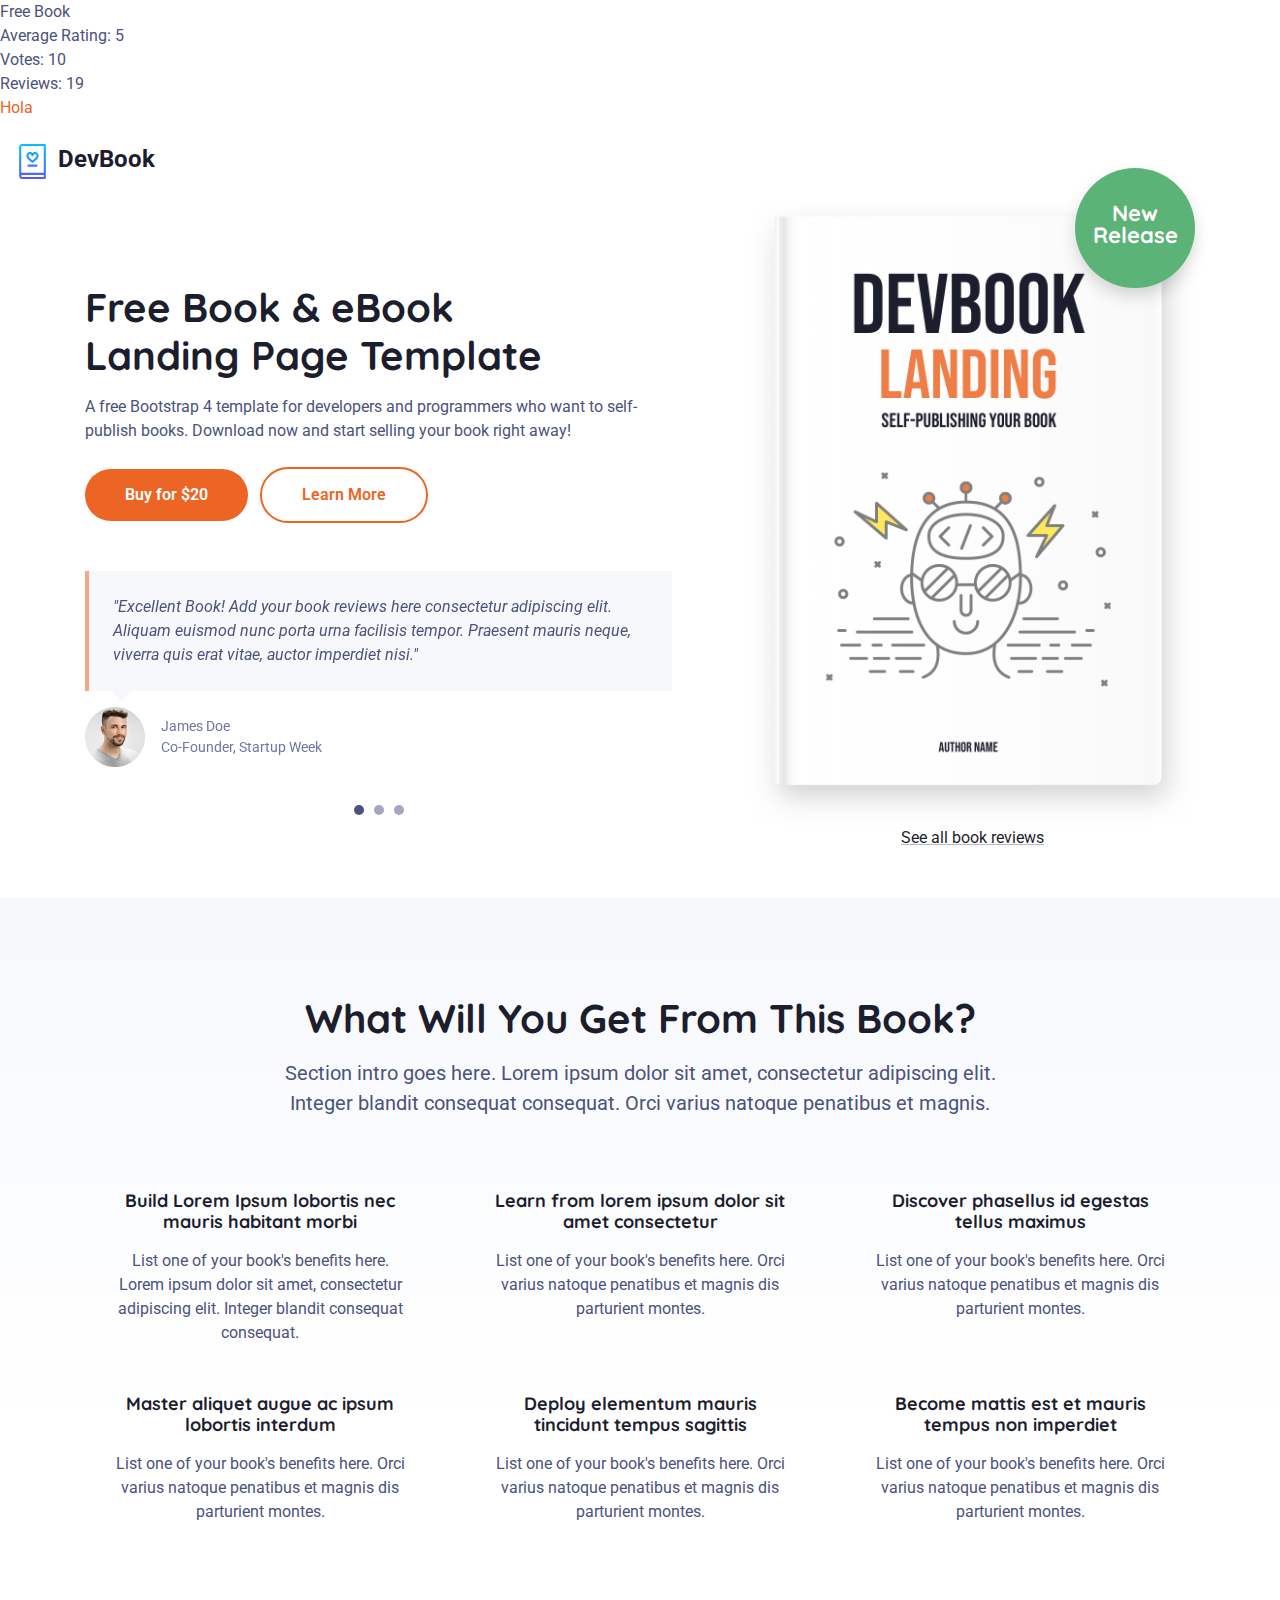
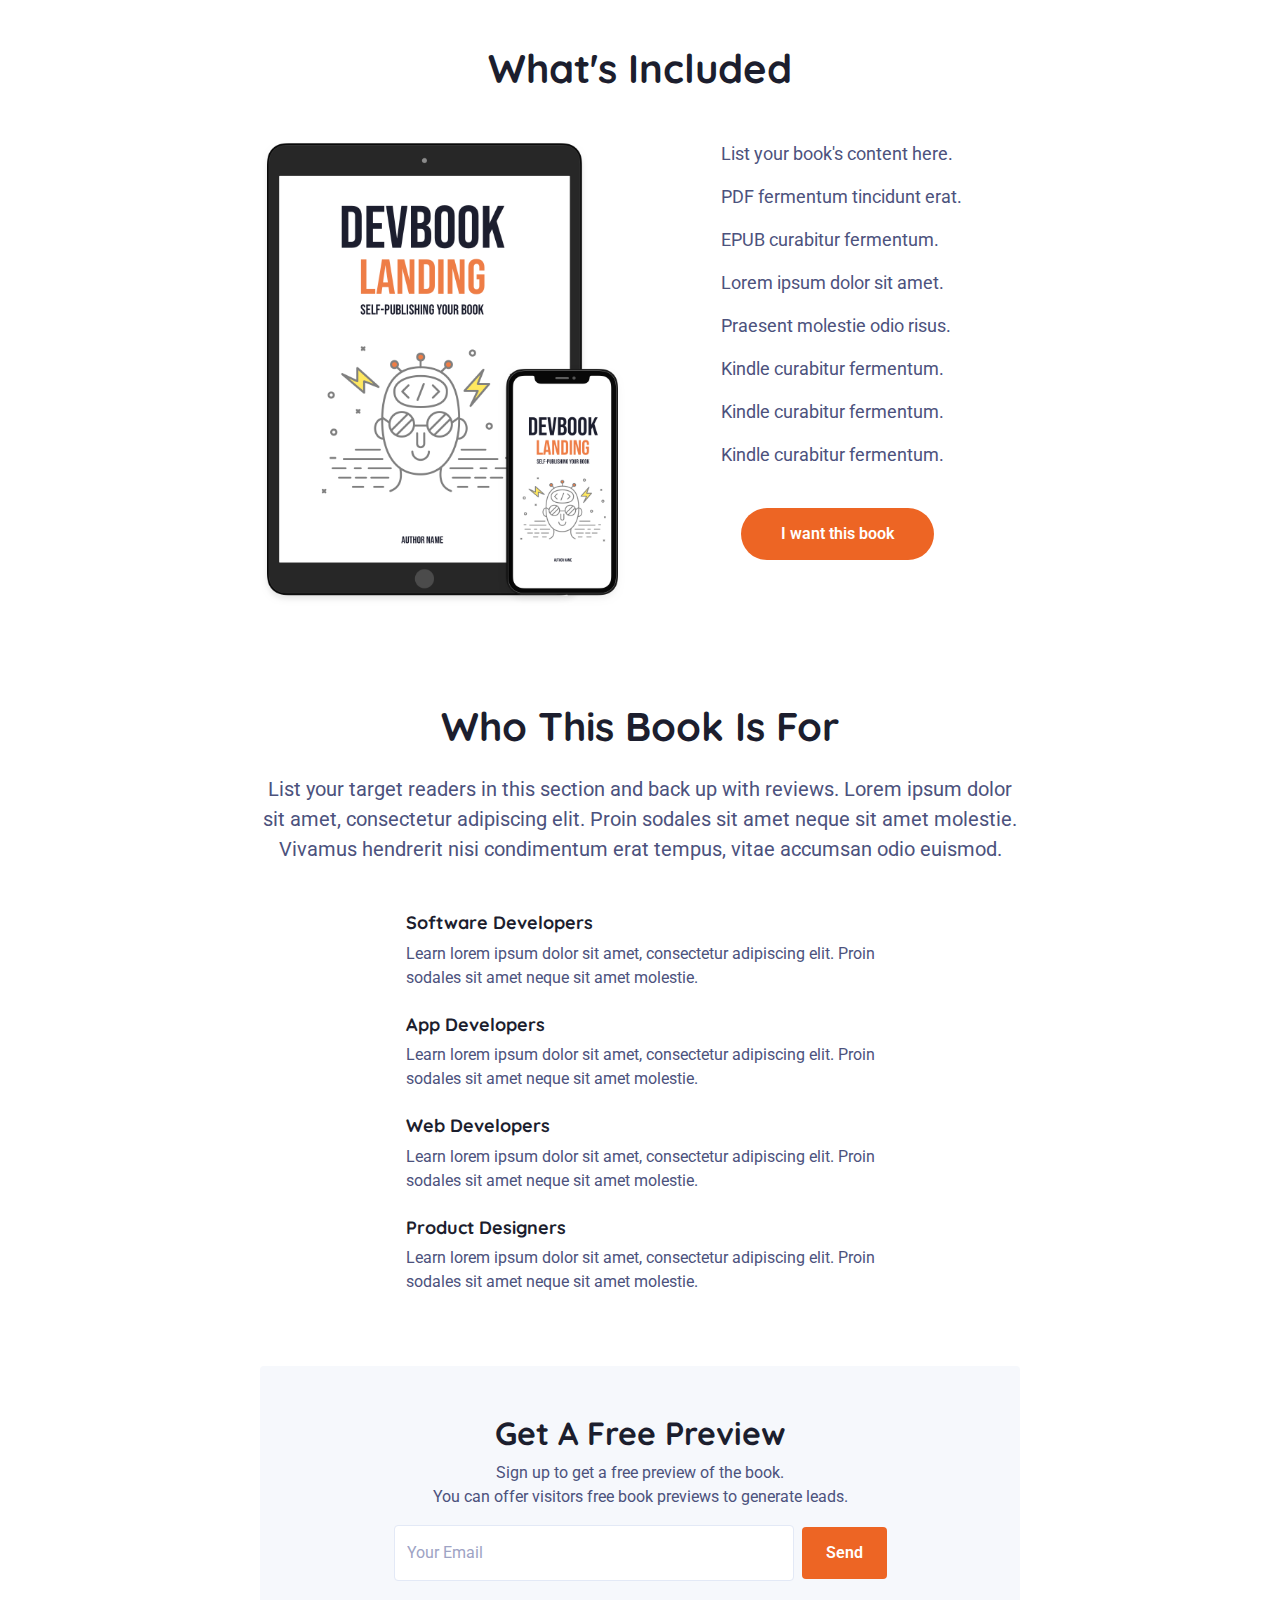
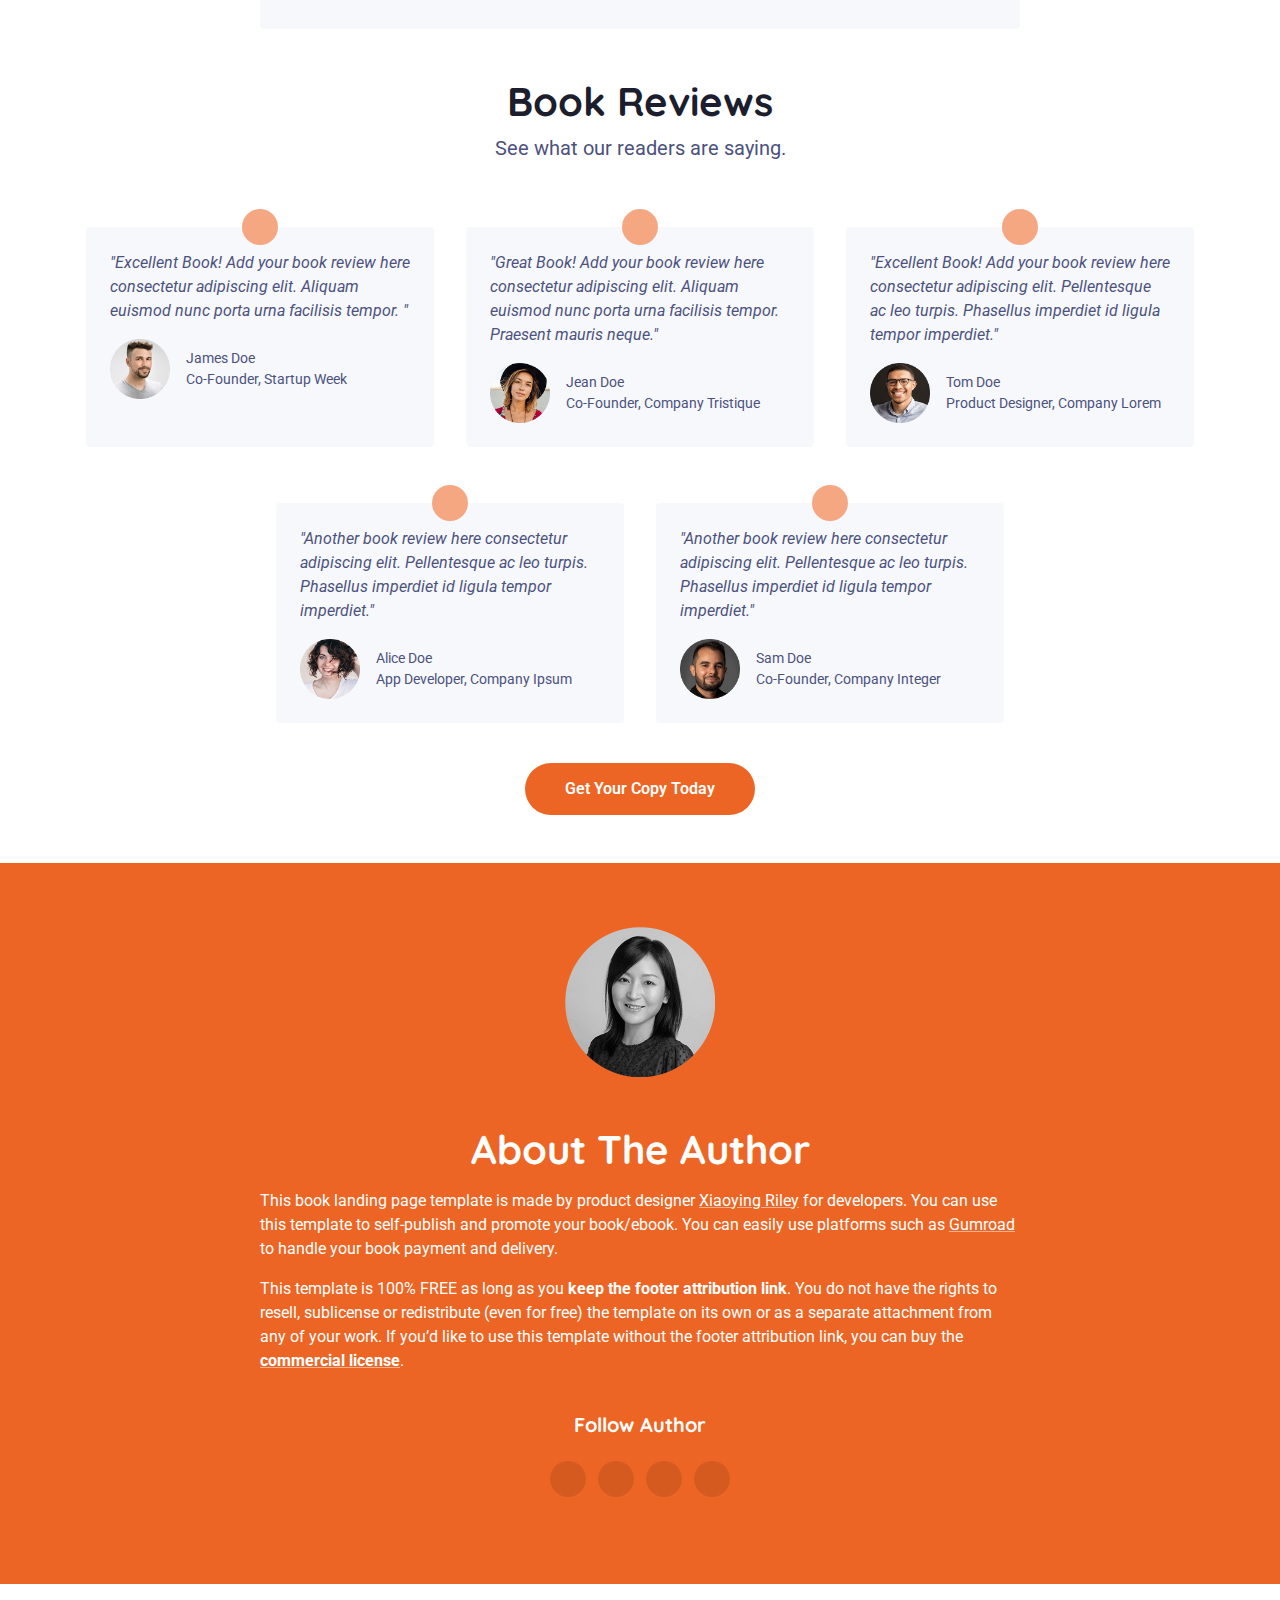
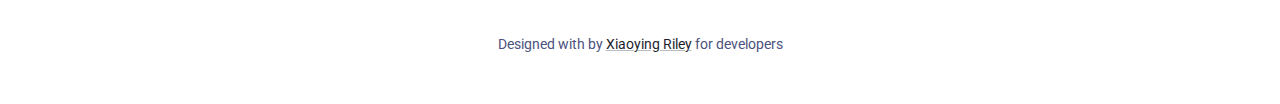
<file: index.html>
<!DOCTYPE html>
<html lang="es">
<head>
    <title>DevBook - Bootstrap 4 Book/eBook Landing Page Template For Developers</title>

    <!-- Meta -->
    <meta charset="utf-8">
    <meta http-equiv="X-UA-Compatible" content="IE=edge">
    <meta name="viewport" content="width=device-width, initial-scale=1.0">
    <meta name="description" content="Bootstrap 4 Book/eBook Landing Page Template For Developers">
    <meta name="author" content="Xiaoying Riley at 3rd Wave Media">
    <link rel="shortcut icon" href="favicon.ico">

    <!-- Google Font -->
    <link href="https://fonts.googleapis.com/css?family=Quicksand:700|Roboto:400,400i,700&display=swap" rel="stylesheet">

    <!-- FontAwesome JS-->
    <script defer src="https://cdn.statically.io/gh/Alexxjandro/libros/master/assets/fontawesome/js/all.min.js"></script>

    <!-- Theme CSS -->
    <link id="theme-style" rel="stylesheet" href="assets/css/theme.css">

</head>

<body>
<div itemscope itemtype="http://schema.org/Product">
    <span itemprop="name">Free Book</span><br>
    <div itemprop="aggregateRating" itemscope itemtype="http://schema.org/AggregateRating">
        Average Rating: <span itemprop="ratingValue">5</span><br>
        Votes: <span itemprop="ratingCount">10</span><br>
        Reviews: <span itemprop="reviewCount">19</span>
    </div>
</div>
<a href="libros/libro-en-blanco.html">Hola </a>
    <header class="header">
        <div class="branding">
            <div class="container-fluid position-relative py-3">
                <div class="logo-wrapper">
	                <div class="site-logo"><a class="navbar-brand" href="index.html"><img class="logo-icon mr-2" src="assets/images/site-logo.svg" alt="logo" ><span class="logo-text">DevBook</span></a></div>
                </div><!--//docs-logo-wrapper-->

            </div><!--//container-->
        </div><!--//branding-->
    </header><!--//header-->

    <section class="hero-section">
	    <div class="container">
		    <div class="row">
			    <div class="col-12 col-md-7 pt-5 mb-5 align-self-center">
				    <div class="promo pr-md-3 pr-lg-5">
					    <h1 class="headline mb-3">
						    Free Book &amp; eBook <br>Landing Page Template
					    </h1><!--//headline-->
					    <div class="subheadline mb-4">
						    A free Bootstrap 4 template for developers and programmers who want to self-publish books. Download now and start selling your book right away!

					    </div><!--//subheading-->

					    <div class="cta-holder">
						    <a class="btn btn-primary mr-lg-2" href="https://themes.3rdwavemedia.com/bootstrap-templates/startup/devbook-free-bootstrap-4-book-ebook-landing-page-template-for-developers/">Buy for $20</a>
						    <a class="btn btn-secondary scrollto" href="#benefits-section">Learn More</a>

					    </div><!--//cta-holder-->

					    <div class="hero-quotes mt-5">
						    <div id="quotes-carousel" class="quotes-carousel carousel slide carousel-fade mb-5" data-ride="carousel" data-interval="8000">
								<ol class="carousel-indicators">
									<li data-target="#quotes-carousel" data-slide-to="0" class="active"></li>
									<li data-target="#quotes-carousel" data-slide-to="1"></li>
									<li data-target="#quotes-carousel" data-slide-to="2"></li>
								</ol>

							    <div class="carousel-inner">
								    <div class="carousel-item active">
								        <blockquote class="quote p-4 theme-bg-light">
									        "Excellent Book! Add your book reviews here consectetur adipiscing elit. Aliquam euismod nunc porta urna facilisis tempor. Praesent mauris neque, viverra quis erat vitae, auctor imperdiet nisi."
								        </blockquote><!--//item-->
								        <div class="source media flex-column flex-md-row align-items-center">
									        <img class="source-profile mr-md-3" src="assets/images/profiles/profile-1.png" alt="image" >
									        <div class="source-info media-body text-center text-md-left">
										        <div class="source-name">James Doe</div>
										        <div class="soure-title">Co-Founder, Startup Week</div>
										    </div>
								        </div><!--//source-->
								    </div><!--//carousel-item-->
								    <div class="carousel-item">
								        <blockquote class="quote p-4 theme-bg-light">
									        "Highly recommended consectetur adipiscing elit. Proin et auctor dolor, sed venenatis massa. Vestibulum ullamcorper lobortis nisi non placerat praesent mauris neque"
								        </blockquote><!--//item-->
								        <div class="source media flex-column flex-md-row align-items-center">
									        <img class="source-profile mr-md-3" src="assets/images/profiles/profile-2.png" alt="image" >
									        <div class="source-info media-body text-center text-md-left">
										        <div class="source-name">Jean Doe</div>
										        <div class="soure-title">Senior Developer, Ipsum Company</div>
										    </div>
								        </div><!--//source-->
								    </div><!--//carousel-item-->
								    <div class="carousel-item">
								        <blockquote class="quote p-4 theme-bg-light">
									        "Awesome! Lorem ipsum dolor sit amet, consectetur adipiscing elit. Aliquam euismod nunc porta urna facilisis tempor. Praesent mauris neque, viverra quis erat vitae."
								        </blockquote><!--//item-->
								        <div class="source media flex-column flex-md-row align-items-center">
									        <img class="source-profile mr-md-3" src="assets/images/profiles/profile-3.png" alt="image" >
									        <div class="source-info media-body text-center text-md-left">
										        <div class="source-name">Andy Doe</div>
										        <div class="soure-title">Frontend Developer, Company Lorem</div>
										    </div>
								        </div><!--//source-->
								    </div><!--//carousel-item-->
								</div><!--//carousel-inner-->
							</div><!--//quotes-carousel-->

					    </div><!--//hero-quotes-->
				    </div><!--//promo-->
			    </div><!--col-->
			    <div class="col-12 col-md-5 mb-5 align-self-center">
				    <div class="book-cover-holder">
					    <img class="img-fluid book-cover" src="assets/images/devbook-cover.png" alt="book cover" >
					    <div class="book-badge d-inline-block shadow">
						    New<br>Release
					    </div>
				    </div><!--//book-cover-holder-->
				    <div class="text-center"><a class="theme-link scrollto" href="#reviews-section">See all book reviews</a></div>
			    </div><!--col-->
		    </div><!--//row-->
	    </div><!--//container-->
    </section><!--//hero-section-->

    <section id="benefits-section" class="benefits-section theme-bg-light-gradient py-5">
	    <div class="container py-5">
		    <h2 class="section-heading text-center mb-3">What Will You Get From This Book?</h2>
		    <div class="section-intro single-col-max mx-auto text-center mb-5">Section intro goes here. Lorem ipsum dolor sit amet, consectetur adipiscing elit. Integer blandit consequat consequat. Orci varius natoque penatibus et magnis. </div>
		    <div class="row text-center">
			    <div class="item col-12 col-md-6 col-lg-4">
				    <div class="item-inner p-3 p-lg-4">
					    <div class="item-header mb-3">
						    <div class="item-icon"><i class="fas fa-laptop-code"></i></div>
						    <h3 class="item-heading">Build Lorem Ipsum lobortis nec mauris habitant morbi</h3>
					    </div><!--//item-heading-->
					    <div class="item-desc">
						    List one of your book's benefits here. Lorem ipsum dolor sit amet, consectetur adipiscing elit. Integer blandit consequat consequat.
					    </div><!--//item-desc-->
				    </div><!--//item-inner-->
			    </div><!--//item-->
			    <div class="item col-12 col-md-6 col-lg-4">
				    <div class="item-inner p-3 p-lg-4">
					    <div class="item-header mb-3">
						    <div class="item-icon"><i class="fab fa-js-square"></i></div>
						    <h3 class="item-heading">Learn from lorem ipsum dolor sit amet consectetur</h3>
					    </div><!--//item-heading-->
					    <div class="item-desc">
						    List one of your book's benefits here. Orci varius natoque penatibus et magnis dis parturient montes.
					    </div><!--//item-desc-->
				    </div><!--//item-inner-->
			    </div><!--//item-->
			    <div class="item col-12 col-md-6 col-lg-4">
				    <div class="item-inner p-3 p-lg-4">
					    <div class="item-header mb-3">
						    <div class="item-icon"><i class="fab fa-rocketchat"></i></div>
						    <h3 class="item-heading">Discover phasellus id egestas tellus maximus</h3>
					    </div><!--//item-heading-->
					    <div class="item-desc">
						    List one of your book's benefits here. Orci varius natoque penatibus et magnis dis parturient montes.
					    </div><!--//item-desc-->
				    </div><!--//item-inner-->
			    </div><!--//item-->
			    <div class="item col-12 col-md-6 col-lg-4">
				    <div class="item-inner p-3 p-lg-4">
					    <div class="item-header mb-3">
						    <div class="item-icon"><i class="fab fa-angular"></i></div>
						    <h3 class="item-heading">Master aliquet augue ac ipsum lobortis interdum</h3>
					    </div><!--//item-heading-->
					    <div class="item-desc">
						    List one of your book's benefits here. Orci varius natoque penatibus et magnis dis parturient montes.
					    </div><!--//item-desc-->
				    </div><!--//item-inner-->
			    </div><!--//item-->
			    <div class="item col-12 col-md-6 col-lg-4">
				    <div class="item-inner p-3 p-lg-4">
					    <div class="item-header mb-3">
						    <div class="item-icon"><i class="fas fa-code-branch"></i></div>
						    <h3 class="item-heading">Deploy elementum mauris tincidunt tempus sagittis</h3>
					    </div><!--//item-heading-->
					    <div class="item-desc">
						    List one of your book's benefits here. Orci varius natoque penatibus et magnis dis parturient montes.
					    </div><!--//item-desc-->
				    </div><!--//item-inner-->
			    </div><!--//item-->
			    <div class="item col-12 col-md-6 col-lg-4">
				    <div class="item-inner p-3 p-lg-4">
					    <div class="item-header mb-3">
						    <div class="item-icon"><i class="fas fa-hand-holding-usd"></i></div>
						    <h3 class="item-heading">Become mattis est et mauris tempus non imperdiet</h3>
					    </div><!--//item-heading-->
					    <div class="item-desc">
						    List one of your book's benefits here. Orci varius natoque penatibus et magnis dis parturient montes.
					    </div><!--//item-desc-->
				    </div><!--//item-inner-->
			    </div><!--//item-->
		    </div><!--//row-->
	    </div><!--//container-->
    </section><!--//benefits-section-->

    <section id="content-section" class="content-section">
	    <div class="container">
		    <div class="single-col-max mx-auto">
		    <h2 class="section-heading text-center mb-5">What's Included</h2>
			    <div class="row">
				    <div class="col-12 col-md-6">
					    <div class="figure-holder mb-5">
						    <img class="img-fluid" src="assets/images/devbook-devices.png" alt="image" >
					    </div><!--//figure-holder-->
				    </div><!--//col-->
				    <div class="col-12 col-md-6 mb-5">
					    <div class="key-points mb-4 text-center">
						    <ul class="key-points-list list-unstyled mb-4 mx-auto d-inline-block text-left">
							    <li><i class="fas fa-check-circle mr-2"></i>List your book's content here.</li>
							    <li><i class="fas fa-check-circle mr-2"></i>PDF fermentum tincidunt erat.</li>
							    <li><i class="fas fa-check-circle mr-2"></i>EPUB curabitur fermentum.</li>
							    <li><i class="fas fa-check-circle mr-2"></i>Lorem ipsum dolor sit amet.</li>
							    <li><i class="fas fa-check-circle mr-2"></i>Praesent molestie odio risus. </li>
							    <li><i class="fas fa-check-circle mr-2"></i>Kindle curabitur fermentum.</li>
							    <li><i class="fas fa-check-circle mr-2"></i>Kindle curabitur fermentum.</li>
							    <li><i class="fas fa-check-circle mr-2"></i>Kindle curabitur fermentum.</li>
						    </ul>
						    <div class="text-center"><a class="btn btn-primary" href="https://themes.3rdwavemedia.com/bootstrap-templates/startup/devbook-free-bootstrap-4-book-ebook-landing-page-template-for-developers/">I want this book</a></div>
					    </div><!--//key-points-->

				    </div><!--//col-12-->
			    </div><!--//row-->
		    </div><!--//single-col-max-->
	    </div><!--//container-->
    </section><!--//content-section-->

    <section id="audience-section" class="audience-section py-5">
	    <div class="container">
		    <h2 class="section-heading text-center mb-4">Who This Book Is For</h2>
		    <div class="section-intro single-col-max mx-auto text-center mb-5">
			    List your target readers in this section and back up with reviews. Lorem ipsum dolor sit amet, consectetur adipiscing elit. Proin sodales sit amet neque sit amet molestie. Vivamus hendrerit nisi condimentum erat tempus, vitae accumsan odio euismod.
		    </div><!--//section-intro-->
		    <div class="audience mx-auto">
			    <div class="item media">
				    <div class="item-icon mr-3"><i class="fas fa-user-check"></i></div>
				    <div class="media-body">
					    <h4 class="item-title">Software Developers</h4>
					    <div class="item-desc">Learn lorem ipsum dolor sit amet, consectetur adipiscing elit. Proin sodales sit amet neque sit amet molestie.</div>
				    </div><!--//media-body-->
			    </div><!--//item-->
			    <div class="item media">
				    <div class="item-icon mr-3"><i class="fas fa-user-check"></i></div>
				    <div class="media-body">
					    <h4 class="item-title">App Developers</h4>
					    <div class="item-desc">Learn lorem ipsum dolor sit amet, consectetur adipiscing elit. Proin sodales sit amet neque sit amet molestie.</div>
				    </div><!--//media-body-->
			    </div><!--//item-->
			    <div class="item media">
				    <div class="item-icon mr-3"><i class="fas fa-user-check"></i></div>
				    <div class="media-body">
					    <h4 class="item-title">Web Developers</h4>
					    <div class="item-desc">Learn lorem ipsum dolor sit amet, consectetur adipiscing elit. Proin sodales sit amet neque sit amet molestie.</div>
				    </div><!--//media-body-->
			    </div><!--//item-->
			    <div class="item media">
				    <div class="item-icon mr-3"><i class="fas fa-user-check"></i></div>
				    <div class="media-body">
					    <h4 class="item-title">Product Designers</h4>
					    <div class="item-desc">Learn lorem ipsum dolor sit amet, consectetur adipiscing elit. Proin sodales sit amet neque sit amet molestie.</div>
				    </div><!--//media-body-->
			    </div><!--//item-->
		    </div><!--//audience-->
	    </div><!--//container-->
    </section><!--//audience-section-->

    <section id="form-section" class="form-section">
	    <div class="container">
		    <div class="lead-form-wrapper single-col-max mx-auto theme-bg-light rounded p-5">
			    <h2 class="form-heading text-center">Get A Free Preview</h2>
			    <div class="form-intro text-center mb-3">Sign up to get a free preview of the book. <br>You can offer visitors free book previews to generate leads.</div>
			    <div class="form-wrapper">
				    <form class="form-inline justify-content-center flex-wrap">
						<div class="form-group mr-md-2 mb-3 mb-md-0">
							<label for="email" class="sr-only">Email</label>
							<input type="email" class="form-control " id="email" placeholder="Your Email">
						</div>
						<button type="submit" class="btn btn-primary btn-submit mb-3 mb-md-0">Send</button>
					</form>
			    </div><!--//form-wrapper-->
		    </div><!--//lead-form-wrapper-->
	    </div><!--//container-->
    </section><!--//form-section-->

    <section id="reviews-section" class="reviews-section py-5">
	    <div class="container">
		    <h2 class="section-heading text-center">Book Reviews</h2>
		    <div class="section-intro text-center single-col-max mx-auto mb-5">See what our readers are saying. </div>
		    <div class="row justify-content-center">
			    <div class="item col-12 col-lg-4 p-3 mb-4">
				    <div class="item-inner theme-bg-light rounded p-4">

					    <blockquote class="quote">
					        "Excellent Book! Add your book review here consectetur adipiscing elit. Aliquam euismod nunc porta urna facilisis tempor. "
				        </blockquote><!--//item-->
				        <div class="source media flex-column flex-md-row align-items-center">
					        <img class="source-profile mr-md-3" src="assets/images/profiles/profile-1.png" alt="image" >
					        <div class="source-info media-body text-center text-md-left">
						        <div class="source-name">James Doe</div>
						        <div class="soure-title">Co-Founder, Startup Week</div>
						    </div>
				        </div><!--//source-->
				        <div class="icon-holder"><i class="fas fa-quote-right"></i></div>
				    </div><!--//inner-->
			    </div><!--//item-->
			    <div class="item col-12 col-lg-4 p-3 mb-4">
				    <div class="item-inner theme-bg-light rounded p-4">
					    <blockquote class="quote">
					        "Great Book! Add your book review here consectetur adipiscing elit. Aliquam euismod nunc porta urna facilisis tempor. Praesent mauris neque."
				        </blockquote><!--//item-->
				        <div class="source media flex-column flex-md-row align-items-center">
					        <img class="source-profile mr-md-3" src="assets/images/profiles/profile-2.png" alt="image" >
					        <div class="source-info media-body text-center text-md-left">
						        <div class="source-name">Jean Doe</div>
						        <div class="soure-title">Co-Founder, Company Tristique</div>
						    </div>
				        </div><!--//source-->
				         <div class="icon-holder"><i class="fas fa-quote-right"></i></div>
				    </div><!--//inner-->
			    </div><!--//item-->
			    <div class="item col-12 col-lg-4 p-3 mb-4">
				    <div class="item-inner theme-bg-light rounded p-4">
					    <blockquote class="quote">
					        "Excellent Book! Add your book review here consectetur adipiscing elit. Pellentesque ac leo turpis. Phasellus imperdiet id ligula tempor imperdiet."
				        </blockquote><!--//item-->
				        <div class="source media flex-column flex-md-row align-items-center">
					        <img class="source-profile mr-md-3" src="assets/images/profiles/profile-3.png" alt="image" >
					        <div class="source-info media-body text-center text-md-left">
						        <div class="source-name">Tom Doe</div>
						        <div class="soure-title">Product Designer, Company Lorem</div>
						    </div>
				        </div><!--//source-->
				         <div class="icon-holder"><i class="fas fa-quote-right"></i></div>
				    </div><!--//inner-->
			    </div><!--//item-->
			    <div class="item col-12 col-lg-4 p-3 mb-4">
				    <div class="item-inner theme-bg-light rounded p-4">
					    <blockquote class="quote">
					        "Another book review here consectetur adipiscing elit. Pellentesque ac leo turpis. Phasellus imperdiet id ligula tempor imperdiet."
				        </blockquote><!--//item-->
				        <div class="source media flex-column flex-md-row align-items-center">
					        <img class="source-profile mr-md-3" src="assets/images/profiles/profile-4.png" alt="image" >
					        <div class="source-info media-body text-center text-md-left">
						        <div class="source-name">Alice Doe</div>
						        <div class="soure-title">App Developer, Company Ipsum</div>
						    </div>
				        </div><!--//source-->
				         <div class="icon-holder"><i class="fas fa-quote-right"></i></div>
				    </div><!--//inner-->
			    </div><!--//item-->
			    <div class="item col-12 col-lg-4 p-3 mb-4">
				    <div class="item-inner theme-bg-light rounded p-4">
					    <blockquote class="quote">
					        "Another book review here consectetur adipiscing elit. Pellentesque ac leo turpis. Phasellus imperdiet id ligula tempor imperdiet."
				        </blockquote><!--//item-->
				        <div class="source media flex-column flex-md-row align-items-center">
					        <img class="source-profile mr-md-3" src="assets/images/profiles/profile-5.png" alt="image" >
					        <div class="source-info media-body text-center text-md-left">
						        <div class="source-name">Sam Doe</div>
						        <div class="soure-title">Co-Founder, Company Integer</div>
						    </div>
				        </div><!--//source-->
				         <div class="icon-holder"><i class="fas fa-quote-right"></i></div>
				    </div><!--//inner-->
			    </div><!--//item-->
		    </div><!--//row-->
		    <div class="text-center">
		        <a class="btn btn-primary" href="https://themes.3rdwavemedia.com/bootstrap-templates/startup/devbook-free-bootstrap-4-book-ebook-landing-page-template-for-developers/">Get Your Copy Today</a>
		    </div>
	    </div><!--//container-->
    </section><!--//reviews-section-->

    <section id="author-section" class="author-section section theme-bg-primary py-5">
	    <div class="container py-3">
		    <div class="author-profile text-center mb-5">
			    <img class="author-pic" src="assets/images/profiles/author-profile.png" alt="image" >
		    </div><!--//author-profile-->
		    <h2 class="section-heading text-center text-white mb-3">About The Author</h2>
		    <div class="author-bio single-col-max mx-auto">
			    <p>This book landing page template is made by product designer <a class="theme-link" href="http://themes.3rdwavemedia.com" target="_blank">Xiaoying Riley</a> for developers. You can use this template to self-publish and promote your book/ebook. You can easily use platforms such as <a class="theme-link" href="https://gumroad.com/" target="_blank">Gumroad</a> to handle your book payment and delivery.</p>
			    <p> This template is 100% FREE as long as you <strong>keep the footer attribution link</strong>. You do not have the rights to resell, sublicense or redistribute (even for free) the template on its own or as a separate attachment from any of your work. If you’d like to use this template without the footer attribution link, you can buy the <a class="theme-link" href="https://themes.3rdwavemedia.com/bootstrap-templates/startup/devbook-free-bootstrap-4-book-ebook-landing-page-template-for-developers/" target="_blank"><strong>commercial license</strong></a>.</p>
			    <div class="author-links text-center pt-4">
			        <h5 class="text-white mb-4">Follow Author</h5>
				    <ul class="social-list list-unstyled">
					    <li class="list-inline-item"><a href="https://twitter.com/3rdwave_themes"><i class="fab fa-twitter"></i></a></li>
					    <li class="list-inline-item"><a href="https://github.com/xriley"><i class="fab fa-github-alt"></i></a></li>
			            <li class="list-inline-item"><a href="https://medium.com/@3rdwave_themes"><i class="fab fa-medium-m"></i></a></li>

			            <li class="list-inline-item"><a href="https://themes.3rdwavemedia.com/"><i class="fas fa-globe-europe"></i></a></li>
			        </ul><!--//social-list-->
			    </div><!--//author-links-->

		    </div><!--//author-bio-->

	    </div><!--//container-->
    </section><!--//author-section-->



    <footer class="footer">

	    <div class="footer-bottom text-center py-5">

	        <!--/* This template is free as long as you keep the footer attribution link. If you'd like to use the template without the attribution link, you can buy the commercial license via our website: themes.3rdwavemedia.com Thank you for your support. :) */-->
            <small class="copyright">Designed with <i class="fas fa-heart" style="color: #fb866a;"></i> by <a class="theme-link" href="http://themes.3rdwavemedia.com" target="_blank">Xiaoying Riley</a> for developers</small>

	    </div>

    </footer>

    <!-- Javascript -->
    <script src="assets/plugins/jquery-3.4.1.min.js"></script>
    <script src="assets/plugins/popper.min.js"></script>
    <script src="assets/plugins/bootstrap/js/bootstrap.min.js"></script>
    <script src="assets/plugins/jquery.scrollTo.min.js"></script>
    <script src="assets/plugins/back-to-top.js"></script>

    <script src="assets/js/main.js"></script>

</body>
</html>
</file>
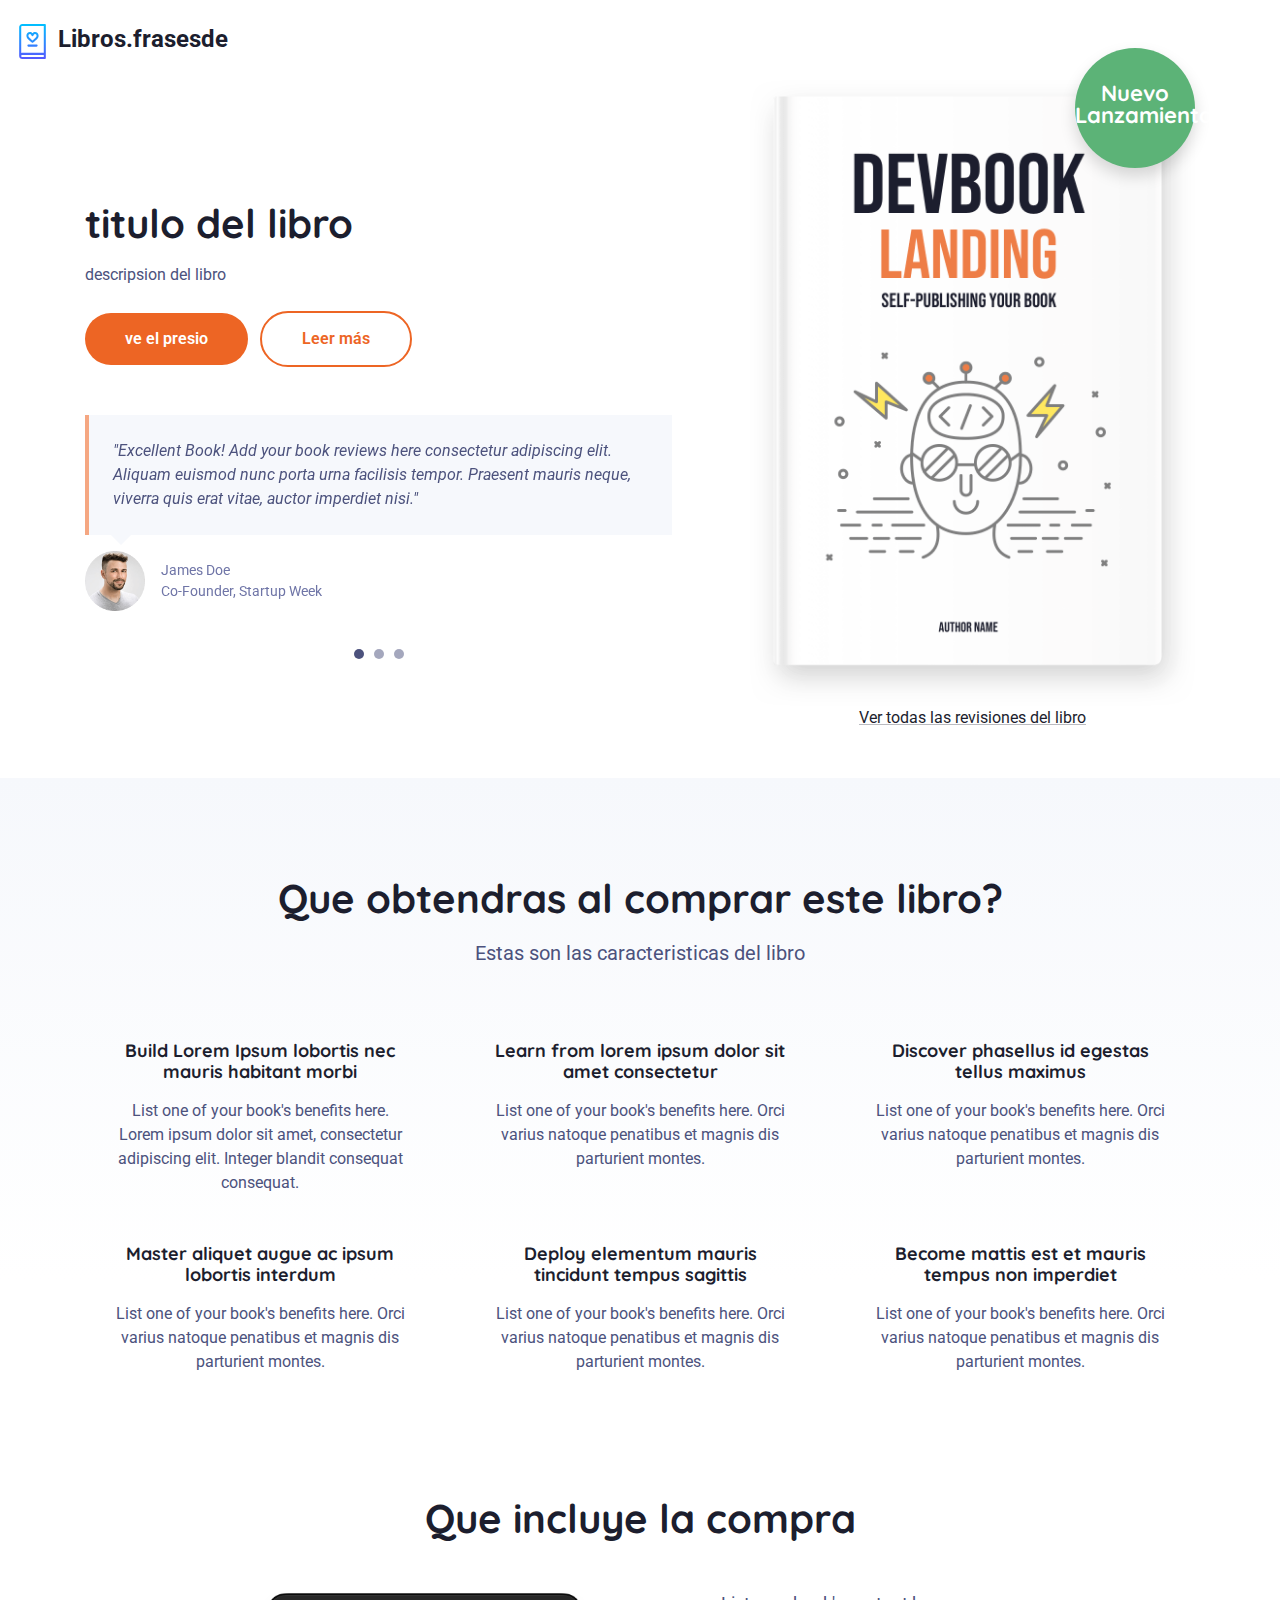
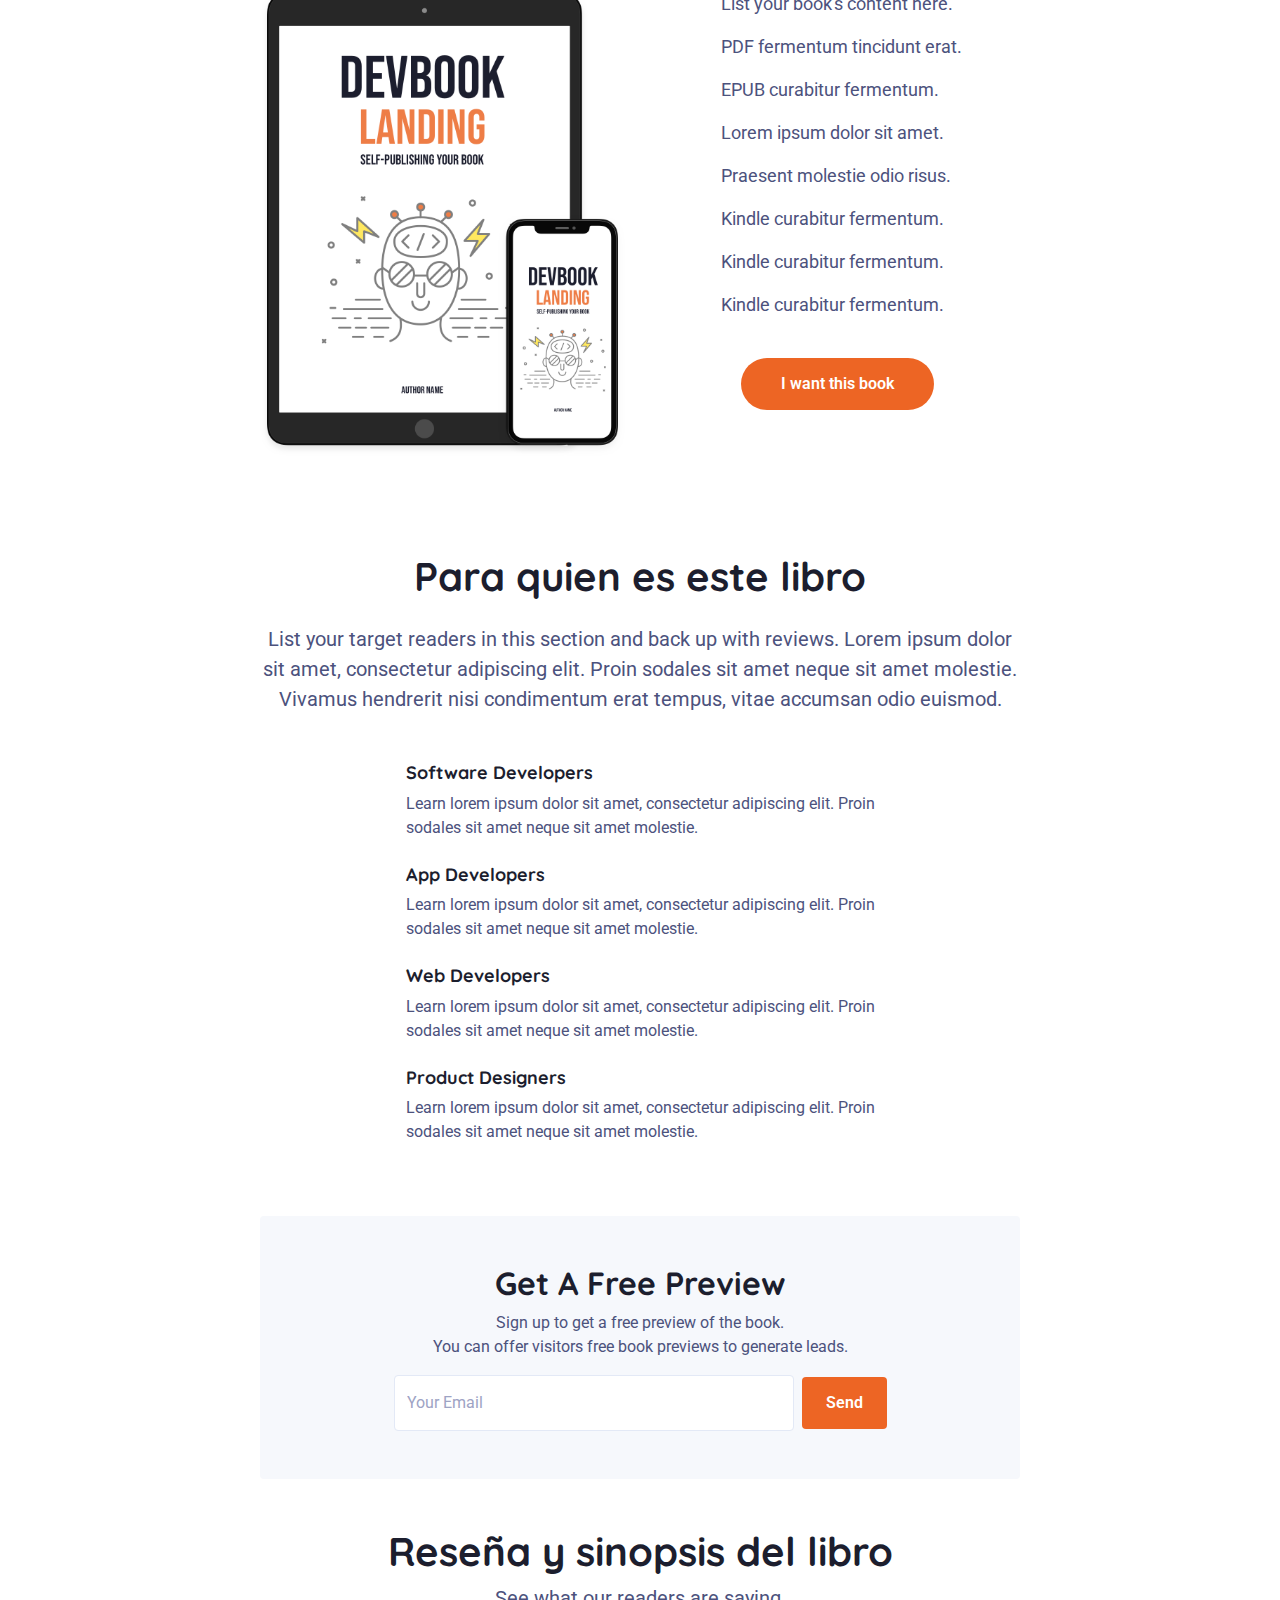
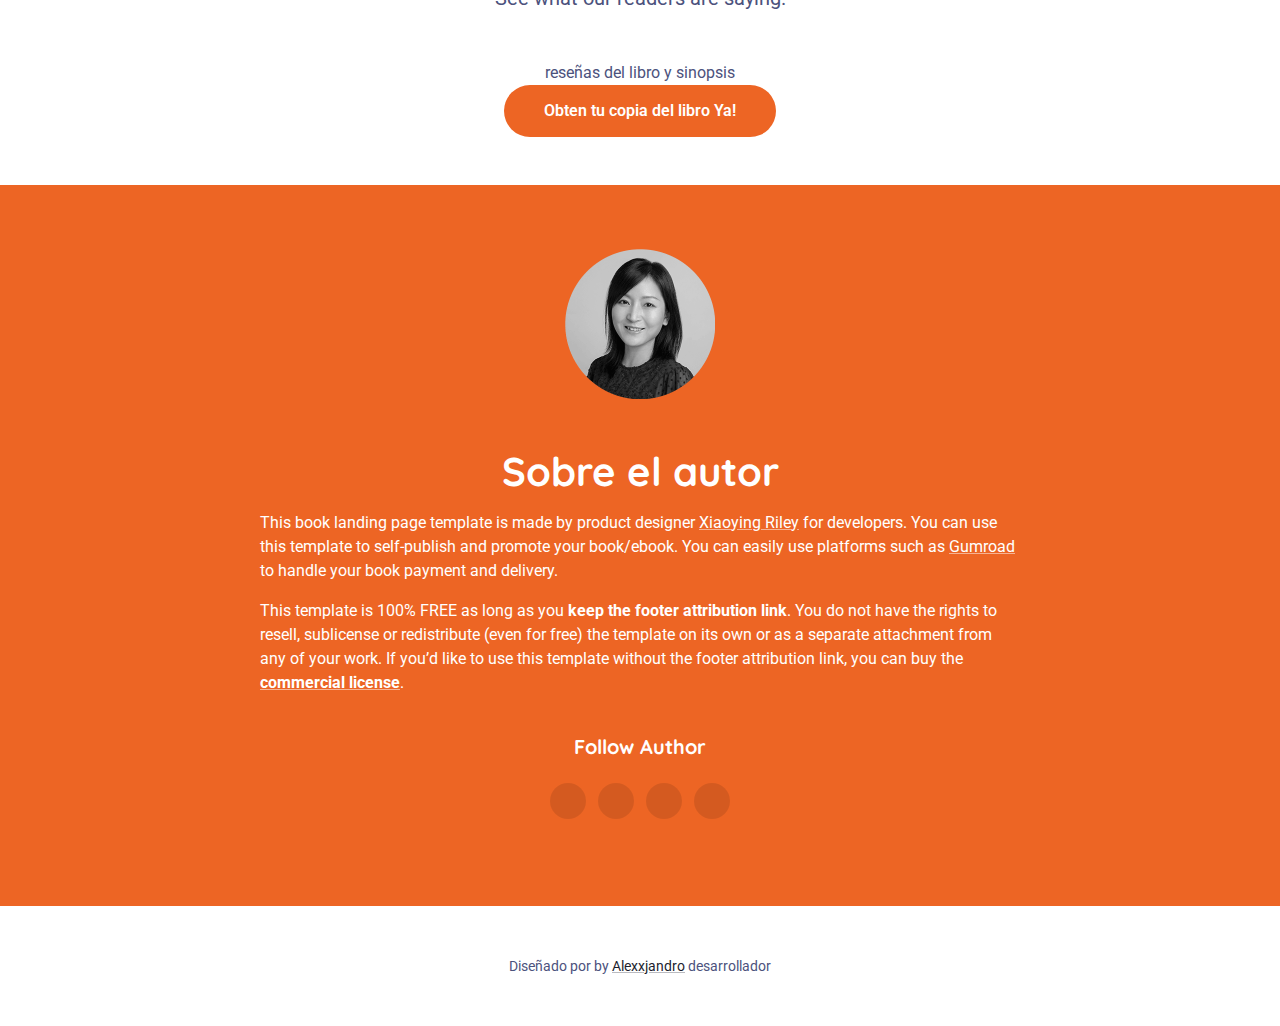
<file: libro-en-blanco.html>
<!DOCTYPE html>
<html lang="es">
<head>
    <title>titulo del libro</title>

    <!-- Meta -->
    <meta charset="utf-8">
    <meta http-equiv="X-UA-Compatible" content="IE=edge">
    <meta name="viewport" content="width=device-width, initial-scale=1.0">
    <meta name="description" content="Bootstrap 4 Book/eBook Landing Page Template For Developers">
    <meta name="author" content="Chakatafaken">
    <link rel="shortcut icon" href="favicon.ico">

    <meta property="og:type" content="books.book">
    <meta property="og:type" content="books.book">
    <meta property="og:title" content="titulo del libro">
    <meta property="og:url" content="#######">
    <meta property="og:description" content="descripsion del libro">
    <meta property="og:image" content="######">
    <meta property="books:isbn" content="########">
    <meta property="books:rating:value" content="">
    <meta property="books:rating:scale" content="">
    <meta property="books:author" content="##########">

    <!-- Google Font -->
    <link href="https://fonts.googleapis.com/css?family=Quicksand:700|Roboto:400,400i,700&display=swap" rel="stylesheet">

    <!-- FontAwesome JS-->
    <script defer src="https://cdn.statically.io/gh/Alexxjandro/libros/master/assets/fontawesome/js/all.min.js"></script>

    <!-- Theme CSS -->
    <link id="theme-style" rel="stylesheet" href="assets/css/theme.css">

</head>

<body>
    <header class="header">
        <div class="branding">
            <div class="container-fluid position-relative py-3">
                <div class="logo-wrapper">
	                <div class="site-logo"><a class="navbar-brand" href="index.html"><img class="logo-icon mr-2" src="assets/images/site-logo.svg" alt="logo" ><span class="logo-text">Libros.frasesde</span></a></div>
                </div><!--//docs-logo-wrapper-->

            </div><!--//container-->
        </div><!--//branding-->
    </header><!--//header-->

    <section class="hero-section">
	    <div class="container">
		    <div class="row">
			    <div class="col-12 col-md-7 pt-5 mb-5 align-self-center">
				    <div class="promo pr-md-3 pr-lg-5">
					    <h1 class="headline mb-3">
						    titulo del libro
					    </h1><!--//headline-->
					    <div class="subheadline mb-4">
						   descripsion del libro

					    </div><!--//subheading-->

					    <div class="cta-holder">
						    <a class="btn btn-primary mr-lg-2" href="https://themes.3rdwavemedia.com/bootstrap-templates/startup/devbook-free-bootstrap-4-book-ebook-landing-page-template-for-developers/">ve el presio</a>
						    <a class="btn btn-secondary scrollto" href="#benefits-section">Leer más</a>

					    </div><!--//cta-holder-->

					    <div class="hero-quotes mt-5">
						    <div id="quotes-carousel" class="quotes-carousel carousel slide carousel-fade mb-5" data-ride="carousel" data-interval="8000">
								<ol class="carousel-indicators">
									<li data-target="#quotes-carousel" data-slide-to="0" class="active"></li>
									<li data-target="#quotes-carousel" data-slide-to="1"></li>
									<li data-target="#quotes-carousel" data-slide-to="2"></li>
								</ol>

							    <div class="carousel-inner">
								    <div class="carousel-item active">
								        <blockquote class="quote p-4 theme-bg-light">
									        "Excellent Book! Add your book reviews here consectetur adipiscing elit. Aliquam euismod nunc porta urna facilisis tempor. Praesent mauris neque, viverra quis erat vitae, auctor imperdiet nisi."
								        </blockquote><!--//item-->
								        <div class="source media flex-column flex-md-row align-items-center">
									        <img class="source-profile mr-md-3" src="assets/images/profiles/profile-1.png" alt="image" >
									        <div class="source-info media-body text-center text-md-left">
										        <div class="source-name">James Doe</div>
										        <div class="soure-title">Co-Founder, Startup Week</div>
										    </div>
								        </div><!--//source-->
								    </div><!--//carousel-item-->
								    <div class="carousel-item">
								        <blockquote class="quote p-4 theme-bg-light">
									        "Highly recommended consectetur adipiscing elit. Proin et auctor dolor, sed venenatis massa. Vestibulum ullamcorper lobortis nisi non placerat praesent mauris neque"
								        </blockquote><!--//item-->
								        <div class="source media flex-column flex-md-row align-items-center">
									        <img class="source-profile mr-md-3" src="assets/images/profiles/profile-2.png" alt="image" >
									        <div class="source-info media-body text-center text-md-left">
										        <div class="source-name">Jean Doe</div>
										        <div class="soure-title">Senior Developer, Ipsum Company</div>
										    </div>
								        </div><!--//source-->
								    </div><!--//carousel-item-->
								    <div class="carousel-item">
								        <blockquote class="quote p-4 theme-bg-light">
									        "Awesome! Lorem ipsum dolor sit amet, consectetur adipiscing elit. Aliquam euismod nunc porta urna facilisis tempor. Praesent mauris neque, viverra quis erat vitae."
								        </blockquote><!--//item-->
								        <div class="source media flex-column flex-md-row align-items-center">
									        <img class="source-profile mr-md-3" src="assets/images/profiles/profile-3.png" alt="image" >
									        <div class="source-info media-body text-center text-md-left">
										        <div class="source-name">Andy Doe</div>
										        <div class="soure-title">Frontend Developer, Company Lorem</div>
										    </div>
								        </div><!--//source-->
								    </div><!--//carousel-item-->
								</div><!--//carousel-inner-->
							</div><!--//quotes-carousel-->

					    </div><!--//hero-quotes-->
				    </div><!--//promo-->
			    </div><!--col-->
			    <div class="col-12 col-md-5 mb-5 align-self-center">
				    <div class="book-cover-holder">
					    <img class="img-fluid book-cover" src="assets/images/devbook-cover.png" alt="book cover" >
					    <div class="book-badge d-inline-block shadow">
						    Nuevo<br>Lanzamiento
					    </div>
				    </div><!--//book-cover-holder-->
				    <div class="text-center"><a class="theme-link scrollto" href="#reviews-section">Ver todas las revisiones del libro</a></div>
			    </div><!--col-->
		    </div><!--//row-->
	    </div><!--//container-->
    </section><!--//hero-section-->

    <section id="benefits-section" class="benefits-section theme-bg-light-gradient py-5">
	    <div class="container py-5">
		    <h2 class="section-heading text-center mb-3">Que obtendras al comprar este libro?</h2>
		    <div class="section-intro single-col-max mx-auto text-center mb-5">Estas son las caracteristicas del libro </div>
		    <div class="row text-center">
			    <div class="item col-12 col-md-6 col-lg-4">
				    <div class="item-inner p-3 p-lg-4">
					    <div class="item-header mb-3">
						    <div class="item-icon"><i class="fas fa-laptop-code"></i></div>
						    <h3 class="item-heading">Build Lorem Ipsum lobortis nec mauris habitant morbi</h3>
					    </div><!--//item-heading-->
					    <div class="item-desc">
						    List one of your book's benefits here. Lorem ipsum dolor sit amet, consectetur adipiscing elit. Integer blandit consequat consequat.
					    </div><!--//item-desc-->
				    </div><!--//item-inner-->
			    </div><!--//item-->
			    <div class="item col-12 col-md-6 col-lg-4">
				    <div class="item-inner p-3 p-lg-4">
					    <div class="item-header mb-3">
						    <div class="item-icon"><i class="fab fa-js-square"></i></div>
						    <h3 class="item-heading">Learn from lorem ipsum dolor sit amet consectetur</h3>
					    </div><!--//item-heading-->
					    <div class="item-desc">
						    List one of your book's benefits here. Orci varius natoque penatibus et magnis dis parturient montes.
					    </div><!--//item-desc-->
				    </div><!--//item-inner-->
			    </div><!--//item-->
			    <div class="item col-12 col-md-6 col-lg-4">
				    <div class="item-inner p-3 p-lg-4">
					    <div class="item-header mb-3">
						    <div class="item-icon"><i class="fab fa-rocketchat"></i></div>
						    <h3 class="item-heading">Discover phasellus id egestas tellus maximus</h3>
					    </div><!--//item-heading-->
					    <div class="item-desc">
						    List one of your book's benefits here. Orci varius natoque penatibus et magnis dis parturient montes.
					    </div><!--//item-desc-->
				    </div><!--//item-inner-->
			    </div><!--//item-->
			    <div class="item col-12 col-md-6 col-lg-4">
				    <div class="item-inner p-3 p-lg-4">
					    <div class="item-header mb-3">
						    <div class="item-icon"><i class="fab fa-angular"></i></div>
						    <h3 class="item-heading">Master aliquet augue ac ipsum lobortis interdum</h3>
					    </div><!--//item-heading-->
					    <div class="item-desc">
						    List one of your book's benefits here. Orci varius natoque penatibus et magnis dis parturient montes.
					    </div><!--//item-desc-->
				    </div><!--//item-inner-->
			    </div><!--//item-->
			    <div class="item col-12 col-md-6 col-lg-4">
				    <div class="item-inner p-3 p-lg-4">
					    <div class="item-header mb-3">
						    <div class="item-icon"><i class="fas fa-code-branch"></i></div>
						    <h3 class="item-heading">Deploy elementum mauris tincidunt tempus sagittis</h3>
					    </div><!--//item-heading-->
					    <div class="item-desc">
						    List one of your book's benefits here. Orci varius natoque penatibus et magnis dis parturient montes.
					    </div><!--//item-desc-->
				    </div><!--//item-inner-->
			    </div><!--//item-->
			    <div class="item col-12 col-md-6 col-lg-4">
				    <div class="item-inner p-3 p-lg-4">
					    <div class="item-header mb-3">
						    <div class="item-icon"><i class="fas fa-hand-holding-usd"></i></div>
						    <h3 class="item-heading">Become mattis est et mauris tempus non imperdiet</h3>
					    </div><!--//item-heading-->
					    <div class="item-desc">
						    List one of your book's benefits here. Orci varius natoque penatibus et magnis dis parturient montes.
					    </div><!--//item-desc-->
				    </div><!--//item-inner-->
			    </div><!--//item-->
		    </div><!--//row-->
	    </div><!--//container-->
    </section><!--//benefits-section-->

    <section id="content-section" class="content-section">
	    <div class="container">
		    <div class="single-col-max mx-auto">
		    <h2 class="section-heading text-center mb-5">Que incluye la compra</h2>
			    <div class="row">
				    <div class="col-12 col-md-6">
					    <div class="figure-holder mb-5">
						    <img class="img-fluid" src="assets/images/devbook-devices.png" alt="image" >
					    </div><!--//figure-holder-->
				    </div><!--//col-->
				    <div class="col-12 col-md-6 mb-5">
					    <div class="key-points mb-4 text-center">
						    <ul class="key-points-list list-unstyled mb-4 mx-auto d-inline-block text-left">
							    <li><i class="fas fa-check-circle mr-2"></i>List your book's content here.</li>
							    <li><i class="fas fa-check-circle mr-2"></i>PDF fermentum tincidunt erat.</li>
							    <li><i class="fas fa-check-circle mr-2"></i>EPUB curabitur fermentum.</li>
							    <li><i class="fas fa-check-circle mr-2"></i>Lorem ipsum dolor sit amet.</li>
							    <li><i class="fas fa-check-circle mr-2"></i>Praesent molestie odio risus. </li>
							    <li><i class="fas fa-check-circle mr-2"></i>Kindle curabitur fermentum.</li>
							    <li><i class="fas fa-check-circle mr-2"></i>Kindle curabitur fermentum.</li>
							    <li><i class="fas fa-check-circle mr-2"></i>Kindle curabitur fermentum.</li>
						    </ul>
						    <div class="text-center"><a class="btn btn-primary" href="https://themes.3rdwavemedia.com/bootstrap-templates/startup/devbook-free-bootstrap-4-book-ebook-landing-page-template-for-developers/">I want this book</a></div>
					    </div><!--//key-points-->

				    </div><!--//col-12-->
			    </div><!--//row-->
		    </div><!--//single-col-max-->
	    </div><!--//container-->
    </section><!--//content-section-->

    <section id="audience-section" class="audience-section py-5">
	    <div class="container">
		    <h2 class="section-heading text-center mb-4">Para quien es este libro</h2>
		    <div class="section-intro single-col-max mx-auto text-center mb-5">
			    List your target readers in this section and back up with reviews. Lorem ipsum dolor sit amet, consectetur adipiscing elit. Proin sodales sit amet neque sit amet molestie. Vivamus hendrerit nisi condimentum erat tempus, vitae accumsan odio euismod.
		    </div><!--//section-intro-->
		    <div class="audience mx-auto">
			    <div class="item media">
				    <div class="item-icon mr-3"><i class="fas fa-user-check"></i></div>
				    <div class="media-body">
					    <h4 class="item-title">Software Developers</h4>
					    <div class="item-desc">Learn lorem ipsum dolor sit amet, consectetur adipiscing elit. Proin sodales sit amet neque sit amet molestie.</div>
				    </div><!--//media-body-->
			    </div><!--//item-->
			    <div class="item media">
				    <div class="item-icon mr-3"><i class="fas fa-user-check"></i></div>
				    <div class="media-body">
					    <h4 class="item-title">App Developers</h4>
					    <div class="item-desc">Learn lorem ipsum dolor sit amet, consectetur adipiscing elit. Proin sodales sit amet neque sit amet molestie.</div>
				    </div><!--//media-body-->
			    </div><!--//item-->
			    <div class="item media">
				    <div class="item-icon mr-3"><i class="fas fa-user-check"></i></div>
				    <div class="media-body">
					    <h4 class="item-title">Web Developers</h4>
					    <div class="item-desc">Learn lorem ipsum dolor sit amet, consectetur adipiscing elit. Proin sodales sit amet neque sit amet molestie.</div>
				    </div><!--//media-body-->
			    </div><!--//item-->
			    <div class="item media">
				    <div class="item-icon mr-3"><i class="fas fa-user-check"></i></div>
				    <div class="media-body">
					    <h4 class="item-title">Product Designers</h4>
					    <div class="item-desc">Learn lorem ipsum dolor sit amet, consectetur adipiscing elit. Proin sodales sit amet neque sit amet molestie.</div>
				    </div><!--//media-body-->
			    </div><!--//item-->
		    </div><!--//audience-->
	    </div><!--//container-->
    </section><!--//audience-section-->

    <section id="form-section" class="form-section">
	    <div class="container">
		    <div class="lead-form-wrapper single-col-max mx-auto theme-bg-light rounded p-5">
			    <h2 class="form-heading text-center">Get A Free Preview</h2>
			    <div class="form-intro text-center mb-3">Sign up to get a free preview of the book. <br>You can offer visitors free book previews to generate leads.</div>
			    <div class="form-wrapper">
				    <form class="form-inline justify-content-center flex-wrap">
						<div class="form-group mr-md-2 mb-3 mb-md-0">
							<label for="email" class="sr-only">Email</label>
							<input type="email" class="form-control " id="email" placeholder="Your Email">
						</div>
						<button type="submit" class="btn btn-primary btn-submit mb-3 mb-md-0">Send</button>
					</form>
			    </div><!--//form-wrapper-->
		    </div><!--//lead-form-wrapper-->
	    </div><!--//container-->
    </section><!--//form-section-->

    <section id="reviews-section" class="reviews-section py-5">
	    <div class="container">
		    <h2 class="section-heading text-center">Reseña y sinopsis del libro</h2>
		    <div class="section-intro text-center single-col-max mx-auto mb-5">See what our readers are saying. </div>
		    <div class="row justify-content-center">
		    	reseñas del libro y sinopsis
		    </div><!--//row-->
		    <div class="text-center">
		        <a class="btn btn-primary" href="https://themes.3rdwavemedia.com/bootstrap-templates/startup/devbook-free-bootstrap-4-book-ebook-landing-page-template-for-developers/">Obten tu copia del libro Ya!</a>
		    </div>
	    </div><!--//container-->
    </section><!--//reviews-section-->

    <section id="author-section" class="author-section section theme-bg-primary py-5">
	    <div class="container py-3">
		    <div class="author-profile text-center mb-5">
			    <img class="author-pic" src="assets/images/profiles/author-profile.png" alt="image" >
		    </div><!--//author-profile-->
		    <h2 class="section-heading text-center text-white mb-3">Sobre el autor</h2>
		    <div class="author-bio single-col-max mx-auto">
			    <p>This book landing page template is made by product designer <a class="theme-link" href="http://themes.3rdwavemedia.com" target="_blank">Xiaoying Riley</a> for developers. You can use this template to self-publish and promote your book/ebook. You can easily use platforms such as <a class="theme-link" href="https://gumroad.com/" target="_blank">Gumroad</a> to handle your book payment and delivery.</p>
			    <p> This template is 100% FREE as long as you <strong>keep the footer attribution link</strong>. You do not have the rights to resell, sublicense or redistribute (even for free) the template on its own or as a separate attachment from any of your work. If you’d like to use this template without the footer attribution link, you can buy the <a class="theme-link" href="https://themes.3rdwavemedia.com/bootstrap-templates/startup/devbook-free-bootstrap-4-book-ebook-landing-page-template-for-developers/" target="_blank"><strong>commercial license</strong></a>.</p>
			    <div class="author-links text-center pt-4">
			        <h5 class="text-white mb-4">Follow Author</h5>
				    <ul class="social-list list-unstyled">
					    <li class="list-inline-item"><a href="https://twitter.com/3rdwave_themes"><i class="fab fa-twitter"></i></a></li>
					    <li class="list-inline-item"><a href="https://github.com/xriley"><i class="fab fa-github-alt"></i></a></li>
			            <li class="list-inline-item"><a href="https://medium.com/@3rdwave_themes"><i class="fab fa-medium-m"></i></a></li>

			            <li class="list-inline-item"><a href="https://themes.3rdwavemedia.com/"><i class="fas fa-globe-europe"></i></a></li>
			        </ul><!--//social-list-->
			    </div><!--//author-links-->

		    </div><!--//author-bio-->

	    </div><!--//container-->
    </section><!--//author-section-->



    <footer class="footer">

	    <div class="footer-bottom text-center py-5">

	        <!--/* This template is free as long as you keep the footer attribution link. If you'd like to use the template without the attribution link, you can buy the commercial license via our website: themes.3rdwavemedia.com Thank you for your support. :) */-->
            <small class="copyright">Diseñado por <i class="fas fa-heart" style="color: #fb866a;"></i> by <a class="theme-link" href="#" target="_blank">Alexxjandro</a> desarrollador</small>

	    </div>

    </footer>

    <!-- Javascript -->
    <script src="assets/plugins/jquery-3.4.1.min.js"></script>
    <script src="assets/plugins/popper.min.js"></script>
    <script src="assets/plugins/bootstrap/js/bootstrap.min.js"></script>
    <script src="assets/plugins/jquery.scrollTo.min.js"></script>
    <script src="assets/plugins/back-to-top.js"></script>

    <script src="assets/js/main.js"></script>

</body>
</html>
</file>
